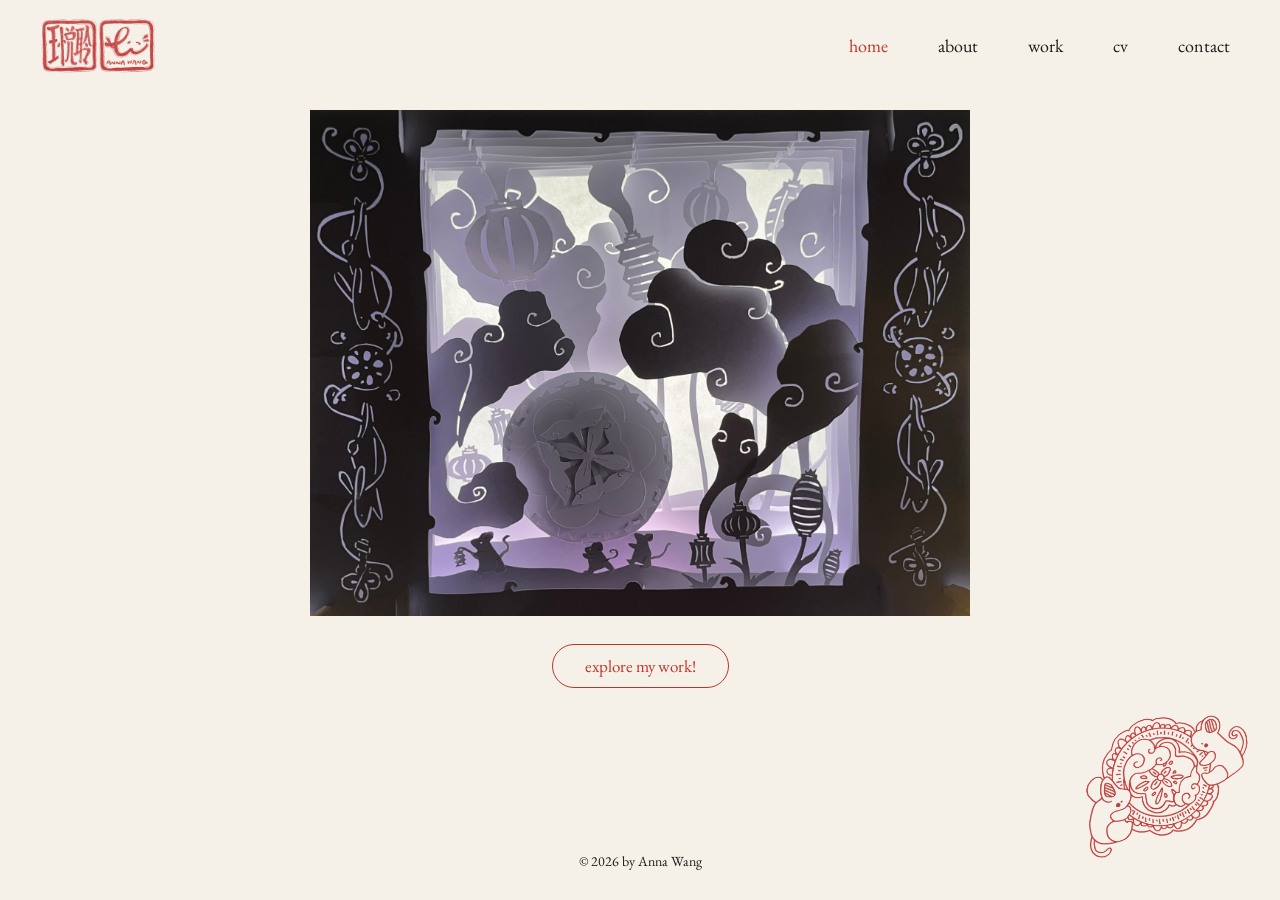
<file: index.html>
<!DOCTYPE html>
<html lang="en">
<head>
  <meta charset="UTF-8">
  <meta name="viewport" content="width=device-width, initial-scale=1.0">
  <title>Anna Wang</title>
  <link rel="stylesheet" href="styles.css">
</head>
<body>

  <header>
    <a href="index.html"><img src="assets/logo.png" alt="Anna Wang" class="logo"></a>
    <nav>
      <a href="index.html" class="active">home</a>
      <a href="about.html">about</a>
      <div class="nav-work">
        <a href="work.html">work</a>
        <div class="work-dropdown">
          <a href="work-paintpencil.html">paint &amp; pencil</a>
          <a href="work-mixedmedia.html">mixed media</a>
          <a href="work-sculpture.html">sculpture</a>
          <a href="work-inprogress.html">in progress</a>
          <a href="work-sketches.html">sketches</a>
        </div>
      </div>
      <a href="cv.html">cv</a>
      <a href="contact.html">contact</a>
    </nav>
  </header>

  <main class="home-main">
    <div class="home-hero">
      <!-- featured work -->
      <img src="assets/home_cover.jpg" alt="featured artwork">
    </div>
    <a href="work.html" class="explore-btn">explore my work!</a>
  </main>

  <footer>© 2026 by Anna Wang</footer>

  <img src="assets/mouse.png" alt="" class="mouse-deco">

</body>
</html>
</file>
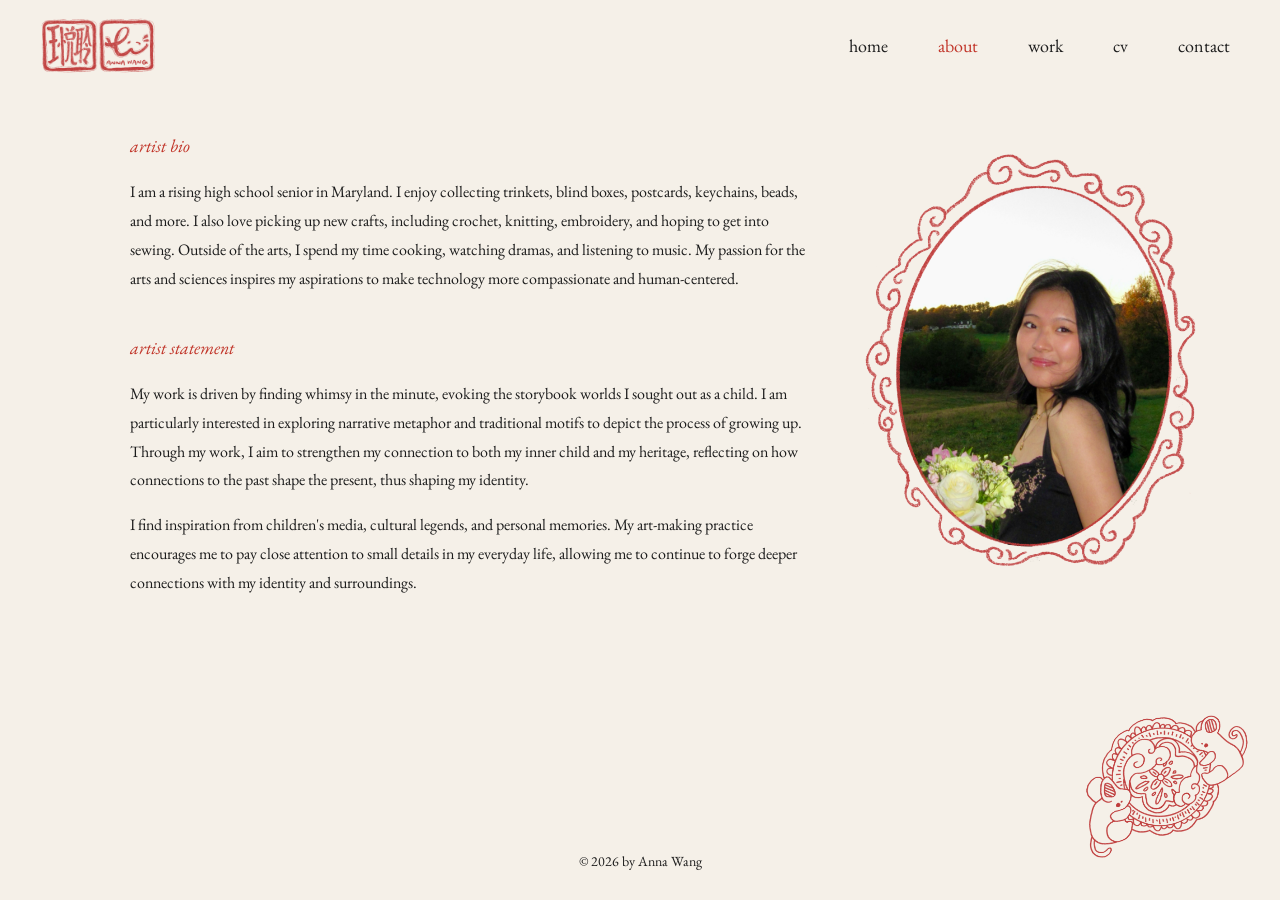
<file: about.html>
<!DOCTYPE html>
<html lang="en">
<head>
  <meta charset="UTF-8">
  <meta name="viewport" content="width=device-width, initial-scale=1.0">
  <title>anna's bio</title>
  <link rel="stylesheet" href="styles.css">
</head>
<body>

  <header>
    <a href="index.html"><img src="assets/logo.png" alt="Anna Wang" class="logo"></a>
    <nav>
      <a href="index.html">home</a>
      <a href="about.html" class="active">about</a>
      <div class="nav-work">
        <a href="work.html">work</a>
        <div class="work-dropdown">
          <a href="work-paintpencil.html">paint &amp; pencil</a>
          <a href="work-mixedmedia.html">mixed media</a>
          <a href="work-sculpture.html">sculpture</a>
          <a href="work-inprogress.html">in progress</a>
          <a href="work-sketches.html">sketches</a>
        </div>
      </div>
      <a href="cv.html">cv</a>
      <a href="contact.html">contact</a>
    </nav>
  </header>

  <main class="about-main">

    <div class="about-text-col">

      <div class="about-section">
        <p class="section-heading">artist bio</p>
        <p>I am a rising high school senior in Maryland. I enjoy collecting trinkets, blind boxes,
        postcards, keychains, beads, and more. I also love picking up new crafts, including crochet,
        knitting, embroidery, and hoping to get into sewing. Outside of the arts, I spend my time
        cooking, watching dramas, and listening to music. My passion for the arts and sciences
        inspires my aspirations to make technology more compassionate and human-centered.</p>
      </div>

      <div class="about-section">
        <p class="section-heading">artist statement</p>
        <p>My work is driven by finding whimsy in the minute, evoking the storybook worlds I sought
        out as a child. I am particularly interested in exploring narrative metaphor and traditional
        motifs to depict the process of growing up. Through my work, I aim to strengthen my
        connection to both my inner child and my heritage, reflecting on how connections to the past
        shape the present, thus shaping my identity.</p>
        <p>I find inspiration from children's media, cultural legends, and personal memories. My
        art-making practice encourages me to pay close attention to small details in my everyday
        life, allowing me to continue to forge deeper connections with my identity and surroundings.</p>
      </div>

    </div>

    <!-- ornate framed portrait -->
    <div class="portrait-framed">
      <img src="assets/portraitdeco.png" alt="a picture of the artist">
    </div>

  </main>

  <footer>© 2026 by Anna Wang</footer>

  <img src="assets/mouse.png" alt="" class="mouse-deco">

</body>
</html>
</file>
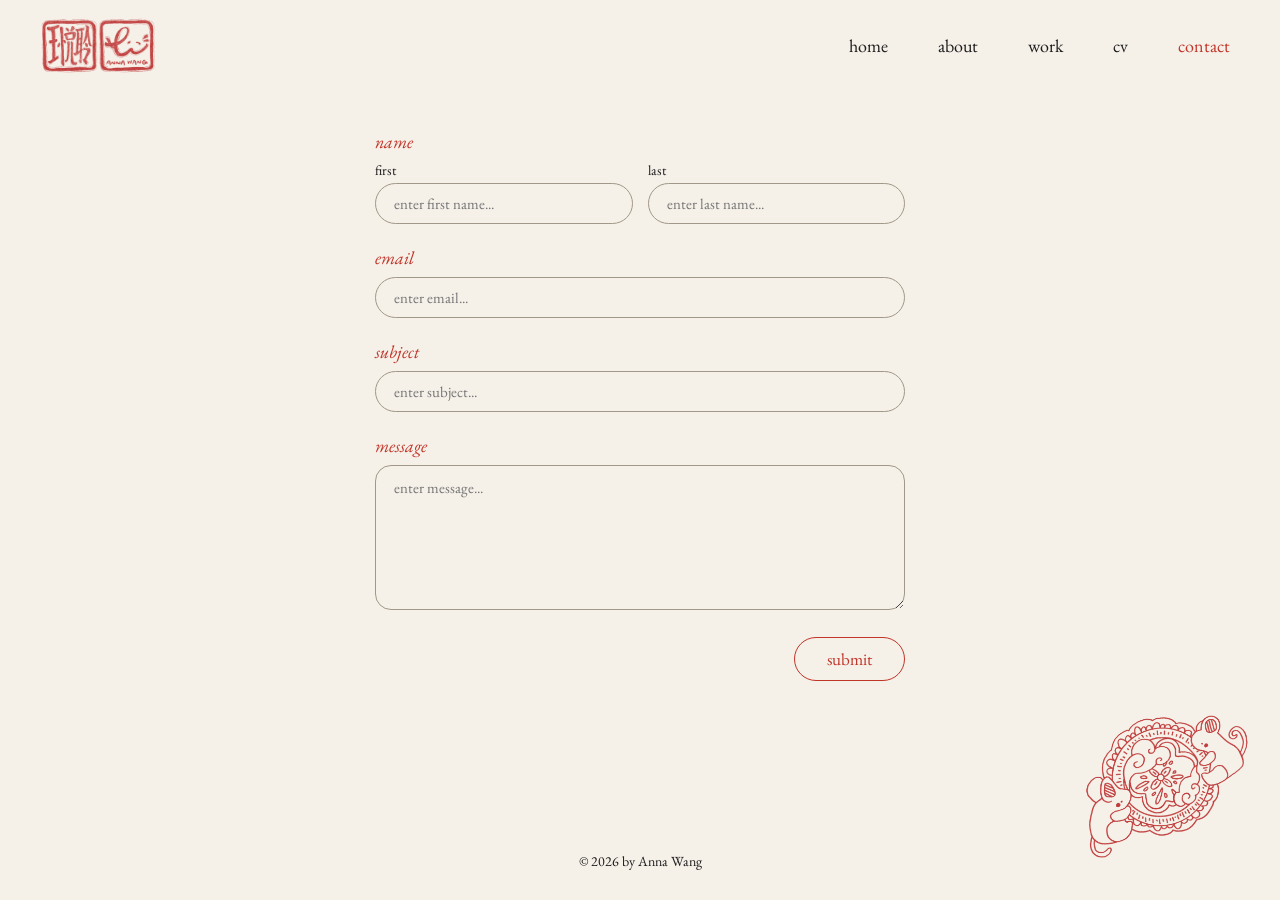
<file: contact.html>
<!DOCTYPE html>
<html lang="en">
<head>
  <meta charset="UTF-8">
  <meta name="viewport" content="width=device-width, initial-scale=1.0">
  <title>anna's contact</title>
  <link rel="stylesheet" href="styles.css">
</head>
<body>

  <header>
    <a href="index.html"><img src="assets/logo.png" alt="Anna Wang" class="logo"></a>
    <nav>
      <a href="index.html">home</a>
      <a href="about.html">about</a>
      <div class="nav-work">
        <a href="work.html">work</a>
        <div class="work-dropdown">
          <a href="work-paintpencil.html">paint &amp; pencil</a>
          <a href="work-mixedmedia.html">mixed media</a>
          <a href="work-sculpture.html">sculpture</a>
          <a href="work-inprogress.html">in progress</a>
          <a href="work-sketches.html">sketches</a>
        </div>
      </div>
      <a href="cv.html">cv</a>
      <a href="contact.html" class="active">contact</a>
    </nav>
  </header>

  <main class="contact-main">
    <form class="contact-form" id="contact-form" action="https://formspree.io/f/xaqzkrak" method="POST">

      <div class="form-group">
        <label class="form-label">name</label>
        <div class="form-sublabels">
          <span class="form-sublabel">first</span>
          <span class="form-sublabel">last</span>
        </div>
        <div class="name-inputs">
          <input type="text" name="first" placeholder="enter first name...">
          <input type="text" name="last" placeholder="enter last name...">
        </div>
      </div>

      <div class="form-group">
        <label class="form-label" for="email">email</label>
        <input type="email" id="email" name="email" placeholder="enter email...">
      </div>

      <div class="form-group">
        <label class="form-label" for="subject">subject</label>
        <input type="text" id="subject" name="subject" placeholder="enter subject...">
      </div>

      <div class="form-group">
        <label class="form-label" for="message">message</label>
        <textarea id="message" name="message" placeholder="enter message..."></textarea>
      </div>

      <button type="submit" class="submit-btn">submit</button>

    </form>
  </main>

  <footer>© 2026 by Anna Wang</footer>

  <img src="assets/mouse.png" alt="" class="mouse-deco">

  <script>
    const form = document.getElementById('contact-form');
    const btn = form.querySelector('.submit-btn');

    form.addEventListener('submit', async (e) => {
      e.preventDefault();
      try {
        const res = await fetch(form.action, {
          method: 'POST',
          body: new FormData(form),
          headers: { 'Accept': 'application/json' }
        });
        if (res.ok) {
          btn.textContent = 're-submit';
          btn.classList.add('resubmit');
        }
      } catch {
        btn.textContent = 're-submit';
        btn.classList.add('resubmit');
      }
    });
  </script>

</body>
</html>
</file>
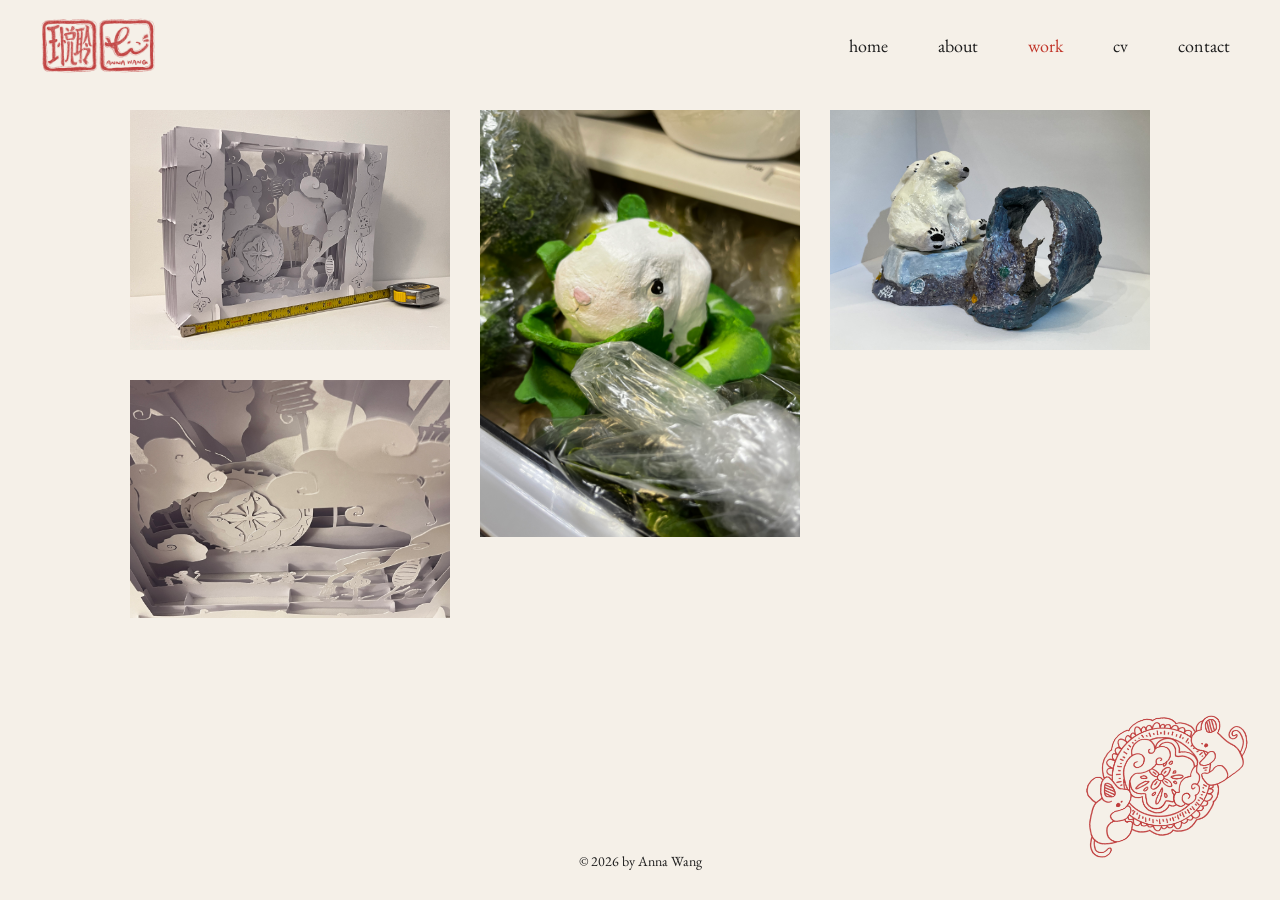
<file: work-sculpture.html>
<!DOCTYPE html>
<html lang="en">
<head>
  <meta charset="UTF-8">
  <meta name="viewport" content="width=device-width, initial-scale=1.0">
  <title>anna's work</title>
  <link rel="stylesheet" href="styles.css">
</head>
<body>

  <header>
    <a href="index.html"><img src="assets/logo.png" alt="Anna Wang" class="logo"></a>
    <nav>
      <a href="index.html">home</a>
      <a href="about.html">about</a>
      <div class="nav-work">
        <a href="work.html" class="active">work</a>
        <div class="work-dropdown">
          <a href="work-paintpencil.html">paint &amp; pencil</a>
          <a href="work-mixedmedia.html">mixed media</a>
          <a href="work-sculpture.html" class="active">sculpture</a>
          <a href="work-inprogress.html">in progress</a>
          <a href="work-sketches.html">sketches</a>
        </div>
      </div>
      <a href="cv.html">cv</a>
      <a href="contact.html">contact</a>
    </nav>
  </header>

  <main class="work-category-main">

    <div class="work-item">
      <img src="assets/work/sculpture_1_1.jpg" alt="paper tunnel book">
    </div>

    <div class="work-item">
      <img src="assets/work/sculpture_1_3.jpg" alt="paper tunnel book detail">
    </div>

    <div class="work-item">
      <img src="assets/work/sculpture_2.jpeg" alt="rabbit cabbage sculpture">
    </div>

    <div class="work-item">
      <img src="assets/work/sculpture_3.jpeg" alt="polar bear sculpture">
    </div>

  </main>

  <footer>© 2026 by Anna Wang</footer>

  <img src="assets/mouse.png" alt="" class="mouse-deco">

</body>
</html>
</file>
<file: styles.css>
@import url('https://fonts.googleapis.com/css2?family=EB+Garamond:ital,wght@0,400;0,500;1,400;1,500&display=swap');

:root {
  --bg: #f5f0e8;
  --text: #1c1c1c;
  --accent: #c13428;
  --border: #a09888;
}

*, *::before, *::after {
  box-sizing: border-box;
  margin: 0;
  padding: 0;
}

body {
  background: var(--bg);
  color: var(--text);
  font-family: 'EB Garamond', Georgia, serif;
  min-height: 100vh;
  display: flex;
  flex-direction: column;
}

/* overall header */
header {
  display: flex;
  align-items: center;
  justify-content: space-between;
  padding: 16px 50px 16px 40px;
  background: var(--bg);
}

.logo {
  height: 58px;
  width: auto;
  display: block;
}

nav {
  display: flex;
  gap: 50px;
  align-items: center;
}

nav a {
  text-decoration: none;
  color: var(--text);
  font-size: 18px;
  font-family: 'EB Garamond', Georgia, serif;
}

nav a.active,
nav a:hover {
  color: var(--accent);
}

/* work dropdown */
.nav-work {
  position: relative;
  display: flex;
  align-items: center;
}

.work-dropdown {
  position: absolute;
  top: 100%;
  left: 50%;
  transform: translateX(-50%);
  background: var(--bg);
  border: 1px solid rgba(160, 152, 136, 0.3);
  padding: 12px 22px;
  display: flex;
  flex-direction: column;
  gap: 10px;
  white-space: nowrap;
  opacity: 0;
  pointer-events: none;
  transition: opacity 0.2s;
  z-index: 200;
}

.nav-work:hover .work-dropdown {
  opacity: 1;
  pointer-events: auto;
}

.work-dropdown a {
  font-size: 15px;
  font-style: italic;
}

/* overall footer */
footer {
  text-align: center;
  padding: 30px 20px;
  font-size: 14px;
  margin-top: auto;
}

/* mouse decoration */
@keyframes spin {
  to { transform: rotate(360deg); }
}

.mouse-deco {
  position: fixed;
  bottom: 24px;
  right: 24px;
  width: 194px;
  z-index: 10;
  cursor: pointer;
}

.mouse-deco:hover {
  animation: spin 7.0s linear infinite;
}

/* home page */
.home-main {
  flex: 1;
  display: flex;
  flex-direction: column;
  align-items: center;
  padding: 20px 50px 40px;
}

.home-hero img {
  max-width: 660px;
  width: 100%;
  height: auto;
  display: block;
}

.explore-btn {
  display: inline-block;
  margin-top: 28px;
  padding: 10px 32px;
  border: 1.5px solid var(--accent);
  border-radius: 30px;
  color: var(--accent);
  text-decoration: none;
  font-size: 17px;
  transition: background 0.2s, color 0.2s;
}

.explore-btn:hover {
  background: var(--accent);
  color: #fff;
}

/* about page */
.about-main {
  flex: 1;
  display: grid;
  grid-template-columns: minmax(0, 680px) auto;
  gap: 50px;
  padding: 40px 80px 60px 130px;
  align-items: start;
}

.about-section {
  margin-bottom: 38px;
}

.about-text-col .section-heading {
  color: var(--accent);
  font-style: italic;
  font-size: 18px;
  margin-bottom: 14px;
}

.about-text-col p {
  font-size: 16px;
  line-height: 1.8;
  max-width: 680px;
}

.about-text-col p + p {
  margin-top: 16px;
}

.portrait-framed {
  width: 336px;
  margin-top: 20px;
}

.portrait-framed img {
  width: 100%;
  height: auto;
  display: block;
}

/* work overview page */
.work-main {
  flex: 1;
  padding: 20px 130px 60px;
}

.work-overview-grid {
  display: grid;
  grid-template-columns: repeat(6, 1fr);
  gap: 35px;
}

/* top row three images */
.work-overview-grid .thumb:nth-child(1) { grid-column: 1 / 3; }
.work-overview-grid .thumb:nth-child(2) { grid-column: 3 / 5; }
.work-overview-grid .thumb:nth-child(3) { grid-column: 5 / 7; }
/* bottom row two images */
.work-overview-grid .thumb:nth-child(4) { grid-column: 2 / 4; }
.work-overview-grid .thumb:nth-child(5) { grid-column: 4 / 6; }

.thumb {
  display: block;
  cursor: pointer;
  position: relative;
}

.thumb img {
  width: 100%;
  height: auto;
  display: block;
  transition: opacity 0.25s;
}

.thumb:hover img {
  opacity: 0.15;
}

.thumb-label {
  position: absolute;
  inset: 0;
  display: flex;
  align-items: center;
  justify-content: center;
  font-style: italic;
  font-size: 20px;
  color: var(--accent);
  opacity: 0;
  transition: opacity 0.25s;
  pointer-events: none;
}

.thumb:hover .thumb-label {
  opacity: 1;
}

/* work category page columns */
.work-category-main {
  flex: 1;
  padding: 20px 130px 60px 130px;
  columns: 3;
  column-gap: 30px;
}

.work-item {
  break-inside: avoid;
  margin-bottom: 30px;
}

.work-item img {
  width: 100%;
  height: auto;
  display: block;
}

.work-caption {
  font-size: 13px;
  margin-top: 6px;
  color: var(--text);
}

/* work mixed media & SI layout */
.work-series-main {
  flex: 1;
  padding: 20px 50px 60px;
}

.series-pair {
  display: grid;
  grid-template-columns: 1fr 1fr;
  gap: 40px;
  margin-bottom: 60px;
  align-items: start;
}

.series-block {
  margin-bottom: 60px;
}

.series-block-inner {
  display: grid;
  grid-template-columns: 3fr 2fr;
  gap: 50px;
  align-items: start;
}

.series-main-img {
  width: 100%;
  height: auto;
  display: block;
}

.series-detail-row {
  display: grid;
  grid-template-columns: 1fr 1fr;
  gap: 8px;
  margin-top: 8px;
}

.series-detail-row img,
.series-detail-col img {
  width: 100%;
  height: auto;
  display: block;
}

.series-detail-col {
  display: flex;
  flex-direction: column;
  gap: 8px;
}

.bed-bugs-details img {
  width: 60%;
}

.series-2x2 {
  display: grid;
  grid-template-columns: 1fr 1fr;
  gap: 8px;
}

.series-2x2 img {
  width: 100%;
  height: auto;
  display: block;
}

.series-caption {
  font-size: 13px;
  font-style: italic;
  margin-top: 10px;
  color: var(--text);
}

/* cv page */
.cv-main {
  flex: 1;
  display: grid;
  grid-template-columns: auto 1fr;
  gap: 60px;
  padding: 40px 50px 60px 130px;
  align-items: start;
}

.cv-section {
  margin-bottom: 38px;
}

.cv-section .cv-heading {
  color: var(--accent);
  font-style: italic;
  font-size: 18px;
  margin-bottom: 10px;
}

.cv-section p {
  font-size: 15px;
  line-height: 1.9;
}

.cv-photos {
  position: relative;
  width: 100%;
}

.cv-main-img {
  width: 80%;
  height: auto;
  display: block;
}

.cv-strip-img {
  position: absolute;
  right: 0;
  top: 25%;
  width: 20%;
  height: auto;
  box-shadow: 3px 3px 10px rgba(0, 0, 0, 0.15);
}

/* contact page */
.contact-main {
  flex: 1;
  display: flex;
  justify-content: center;
  padding: 40px 50px 60px;
}

.contact-form {
  width: 530px;
}

.form-group {
  margin-bottom: 22px;
}

.form-label {
  display: block;
  color: var(--accent);
  font-style: italic;
  font-size: 18px;
  margin-bottom: 8px;
}

.form-sublabels {
  display: grid;
  grid-template-columns: 1fr 1fr;
  gap: 15px;
  margin-bottom: 4px;
}

.form-sublabel {
  font-size: 14px;
}

.name-inputs {
  display: grid;
  grid-template-columns: 1fr 1fr;
  gap: 15px;
}

input[type="text"],
input[type="email"],
textarea {
  width: 100%;
  padding: 10px 18px;
  border: 1.2px solid var(--border);
  border-radius: 25px;
  background: transparent;
  font-family: 'EB Garamond', Georgia, serif;
  font-size: 15px;
  color: var(--text);
  outline: none;
}

input[type="text"]:focus,
input[type="email"]:focus,
textarea:focus {
  border-color: var(--accent);
}

textarea {
  border-radius: 16px;
  height: 145px;
  resize: vertical;
  padding: 12px 18px;
}

.submit-btn {
  display: block;
  margin-left: auto;
  margin-top: 16px;
  padding: 10px 32px;
  border: 1.5px solid var(--accent);
  border-radius: 25px;
  background: transparent;
  color: var(--accent);
  font-family: 'EB Garamond', Georgia, serif;
  font-size: 17px;
  cursor: pointer;
  transition: background 0.2s, color 0.2s;
}

.submit-btn:hover {
  background: var(--accent);
  color: #fff;
}

.submit-btn.resubmit {
  background: var(--accent);
  color: #fff;
  border-color: var(--accent);
}
</file>
